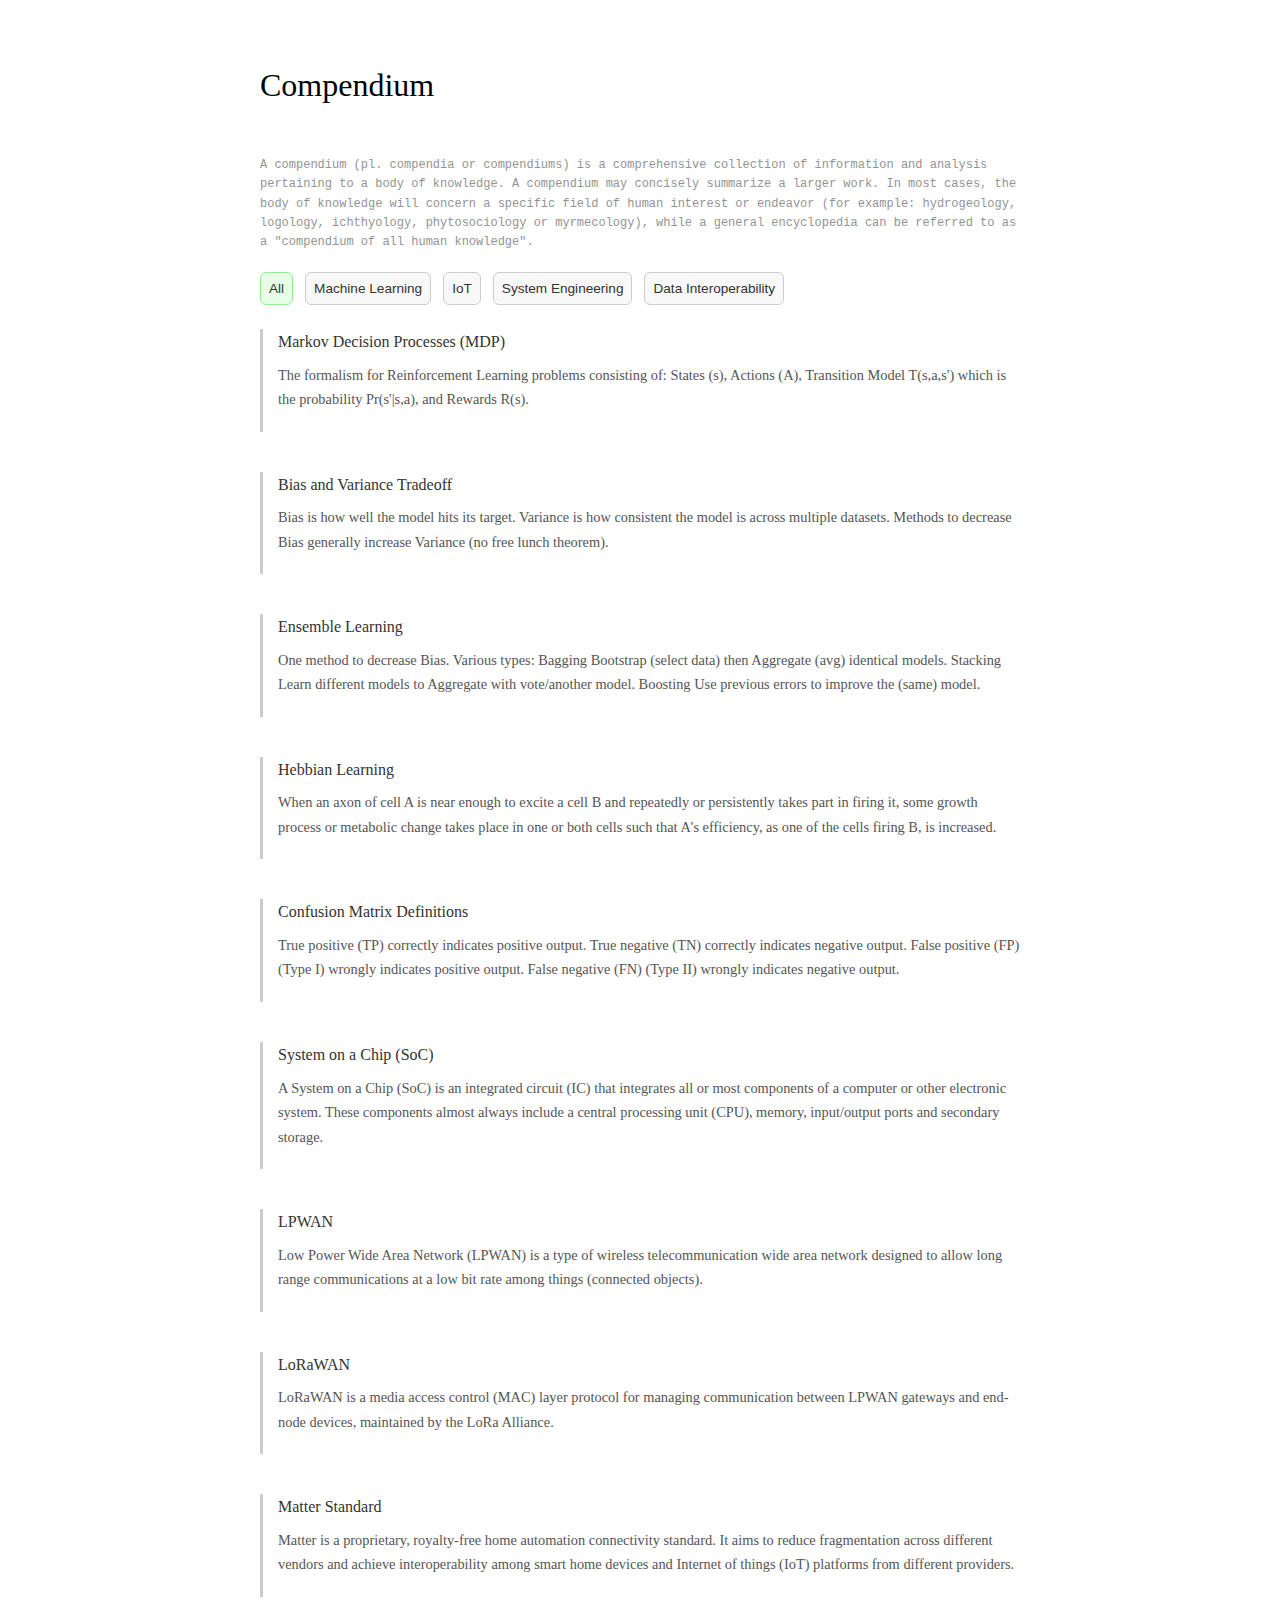
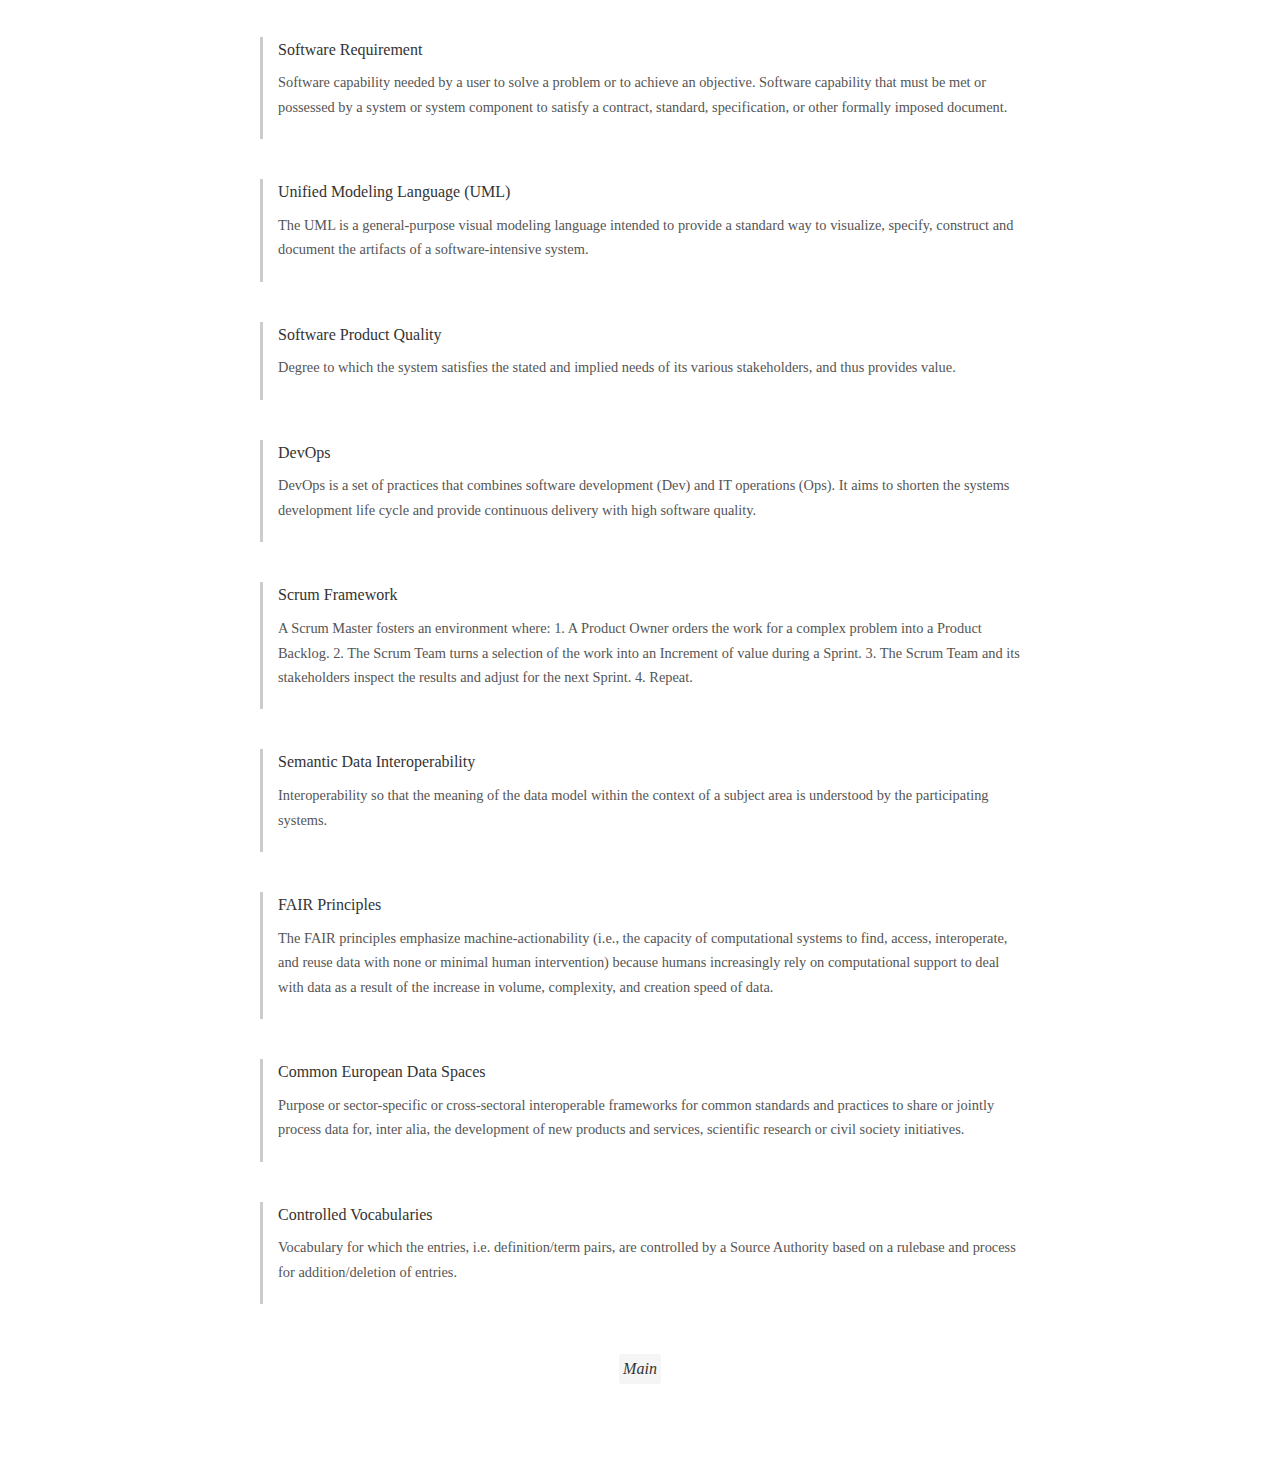
<file: compendium.html>
<!DOCTYPE html>
<html lang="en">
  <head>
    <meta charset="UTF-8" />
    <meta name="viewport" content="width=device-width, initial-scale=1.0" />
    <meta
      name="description"
      content="Compendium - Knowledge notes on various topics."
    />
    <title>Compendium</title>
    <link rel="icon" type="image/png" href="images/icon.webp" />
    <link rel="stylesheet" href="styles.css" />
  </head>
  <body>
    <a href="#main" class="skip-link">Skip to main content</a>
    <header class="header">
      <h1>Compendium</h1>
    </header>

    <main id="main">
      <div class="section compendium-section">
        <p class="compendium-description">
          A compendium (pl. compendia or compendiums) is a comprehensive collection of information and analysis pertaining to a body of knowledge. A compendium may concisely summarize a larger work. In most cases, the body of knowledge will concern a specific field of human interest or endeavor (for example: hydrogeology, logology, ichthyology, phytosociology or myrmecology), while a general encyclopedia can be referred to as a "compendium of all human knowledge".        </p>
        
        <div
          class="filter-buttons"
          aria-label="Filter notes by category"
          role="group"
        >
          <button class="filter-button active" data-filter="all">All</button>
          <button class="filter-button" data-filter="machine-learning">
            Machine Learning
          </button>
          <button class="filter-button" data-filter="iot">IoT</button>
          <button class="filter-button" data-filter="system-engineering">
            System Engineering
          </button>
          <button class="filter-button" data-filter="data-interoperability">
            Data Interoperability
          </button>
        </div>

        <div class="content-item" data-categories="machine-learning">
          <div class="note-title">Markov Decision Processes (MDP)</div>
          <div class="note-content">
            The formalism for Reinforcement Learning problems consisting of:
            States (s), Actions (A), Transition Model T(s,a,s') which is the
            probability Pr(s'|s,a), and Rewards R(s).
          </div>
        </div>

        <div class="content-item" data-categories="machine-learning">
          <div class="note-title">Bias and Variance Tradeoff</div>
          <div class="note-content">
            Bias is how well the model hits its target. Variance is how
            consistent the model is across multiple datasets. Methods to
            decrease Bias generally increase Variance (no free lunch theorem).
          </div>
        </div>

        <div class="content-item" data-categories="machine-learning">
          <div class="note-title">Ensemble Learning</div>
          <div class="note-content">
            One method to decrease Bias. Various types: Bagging Bootstrap
            (select data) then Aggregate (avg) identical models. Stacking Learn
            different models to Aggregate with vote/another model. Boosting Use
            previous errors to improve the (same) model.
          </div>
        </div>

        <div class="content-item" data-categories="machine-learning">
          <div class="note-title">Hebbian Learning</div>
          <div class="note-content">
            When an axon of cell A is near enough to excite a cell B and
            repeatedly or persistently takes part in firing it, some growth
            process or metabolic change takes place in one or both cells such
            that A's efficiency, as one of the cells firing B, is increased.
          </div>
        </div>

        <div class="content-item" data-categories="machine-learning">
          <div class="note-title">Confusion Matrix Definitions</div>
          <div class="note-content">
            True positive (TP) correctly indicates positive output. True
            negative (TN) correctly indicates negative output. False positive
            (FP) (Type I) wrongly indicates positive output. False negative (FN)
            (Type II) wrongly indicates negative output.
          </div>
        </div>

        <div class="content-item" data-categories="iot">
          <div class="note-title">System on a Chip (SoC)</div>
          <div class="note-content">
            A System on a Chip (SoC) is an integrated circuit (IC) that
            integrates all or most components of a computer or other electronic
            system. These components almost always include a central processing
            unit (CPU), memory, input/output ports and secondary storage.
          </div>
        </div>

        <div class="content-item" data-categories="iot">
          <div class="note-title">LPWAN</div>
          <div class="note-content">
            Low Power Wide Area Network (LPWAN) is a type of wireless
            telecommunication wide area network designed to allow long range
            communications at a low bit rate among things (connected objects).
          </div>
        </div>

        <div class="content-item" data-categories="iot">
          <div class="note-title">LoRaWAN</div>
          <div class="note-content">
            LoRaWAN is a media access control (MAC) layer protocol for managing
            communication between LPWAN gateways and end-node devices,
            maintained by the LoRa Alliance.
          </div>
        </div>

        <div class="content-item" data-categories="iot">
          <div class="note-title">Matter Standard</div>
          <div class="note-content">
            Matter is a proprietary, royalty-free home automation connectivity
            standard. It aims to reduce fragmentation across different vendors
            and achieve interoperability among smart home devices and Internet
            of things (IoT) platforms from different providers.
          </div>
        </div>

        <div class="content-item" data-categories="system-engineering">
          <div class="note-title">Software Requirement</div>
          <div class="note-content">
            Software capability needed by a user to solve a problem or to
            achieve an objective. Software capability that must be met or
            possessed by a system or system component to satisfy a contract,
            standard, specification, or other formally imposed document.
          </div>
        </div>

        <div class="content-item" data-categories="system-engineering">
          <div class="note-title">Unified Modeling Language (UML)</div>
          <div class="note-content">
            The UML is a general-purpose visual modeling language intended to
            provide a standard way to visualize, specify, construct and document
            the artifacts of a software-intensive system.
          </div>
        </div>

        <div class="content-item" data-categories="system-engineering">
          <div class="note-title">Software Product Quality</div>
          <div class="note-content">
            Degree to which the system satisfies the stated and implied needs of
            its various stakeholders, and thus provides value.
          </div>
        </div>

        <div class="content-item" data-categories="system-engineering">
          <div class="note-title">DevOps</div>
          <div class="note-content">
            DevOps is a set of practices that combines software development
            (Dev) and IT operations (Ops). It aims to shorten the systems
            development life cycle and provide continuous delivery with high
            software quality.
          </div>
        </div>

        <div class="content-item" data-categories="system-engineering">
          <div class="note-title">Scrum Framework</div>
          <div class="note-content">
            A Scrum Master fosters an environment where: 1. A Product Owner
            orders the work for a complex problem into a Product Backlog. 2. The
            Scrum Team turns a selection of the work into an Increment of value
            during a Sprint. 3. The Scrum Team and its stakeholders inspect the
            results and adjust for the next Sprint. 4. Repeat.
          </div>
        </div>

        <div class="content-item" data-categories="data-interoperability">
          <div class="note-title">Semantic Data Interoperability</div>
          <div class="note-content">
            Interoperability so that the meaning of the data model within the
            context of a subject area is understood by the participating
            systems.
          </div>
        </div>

        <div class="content-item" data-categories="data-interoperability">
          <div class="note-title">FAIR Principles</div>
          <div class="note-content">
            The FAIR principles emphasize machine-actionability (i.e., the
            capacity of computational systems to find, access, interoperate, and
            reuse data with none or minimal human intervention) because humans
            increasingly rely on computational support to deal with data as a
            result of the increase in volume, complexity, and creation speed of
            data.
          </div>
        </div>

        <div class="content-item" data-categories="data-interoperability">
          <div class="note-title">Common European Data Spaces</div>
          <div class="note-content">
            Purpose or sector-specific or cross-sectoral interoperable
            frameworks for common standards and practices to share or jointly
            process data for, inter alia, the development of new products and
            services, scientific research or civil society initiatives.
          </div>
        </div>

        <div class="content-item" data-categories="data-interoperability">
          <div class="note-title">Controlled Vocabularies</div>
          <div class="note-content">
            Vocabulary for which the entries, i.e. definition/term pairs, are
            controlled by a Source Authority based on a rulebase and process for
            addition/deletion of entries.
          </div>
        </div>
      </div>
      <nav class="main-nav main-nav-footer">
        <a href="index.html" class="nav-link">Main</a>
      </nav>
      <script>
        document.addEventListener("DOMContentLoaded", function () {
          const buttons = document.querySelectorAll(".filter-button");
          const notes = document.querySelectorAll(".content-item");

          function setActive(button) {
            buttons.forEach((b) => b.classList.remove("active"));
            button.classList.add("active");
          }

          function filterNotes(category) {
            notes.forEach((note) => {
              const categories = (
                note.getAttribute("data-categories") || ""
              ).split(",");
              const normalized = categories.map((c) => c.trim());
              note.style.display =
                category === "all" || normalized.includes(category)
                  ? ""
                  : "none";
            });
          }

          function updateURL(filter) {
            const url = new URL(window.location);
            if (filter === "all") {
              url.searchParams.delete("filter");
            } else {
              url.searchParams.set("filter", filter);
            }
            window.history.pushState({ filter: filter }, "", url);
          }

          function applyFilter(filter) {
            const button = Array.from(buttons).find(
              (btn) => btn.getAttribute("data-filter") === filter
            );
            if (button) {
              setActive(button);
              buttons.forEach((b) =>
                b.setAttribute("aria-pressed", b === button ? "true" : "false")
              );
              filterNotes(filter);
            }
          }

          const urlParams = new URLSearchParams(window.location.search);
          const filterParam = urlParams.get("filter");
          if (filterParam) {
            applyFilter(filterParam);
          }

          window.addEventListener("popstate", function (e) {
            const urlParams = new URLSearchParams(window.location.search);
            const filterParam = urlParams.get("filter") || "all";
            applyFilter(filterParam);
          });

          buttons.forEach((btn) => {
            btn.setAttribute(
              "aria-pressed",
              btn.classList.contains("active") ? "true" : "false"
            );
            btn.addEventListener("click", () => {
              const filter = btn.getAttribute("data-filter");
              applyFilter(filter);
              updateURL(filter);
            });
            btn.addEventListener("keydown", (e) => {
              if (e.key === "Enter" || e.key === " ") {
                e.preventDefault();
                btn.click();
              }
            });
          });
        });
      </script>
    </main>
  </body>
</html>
</file>
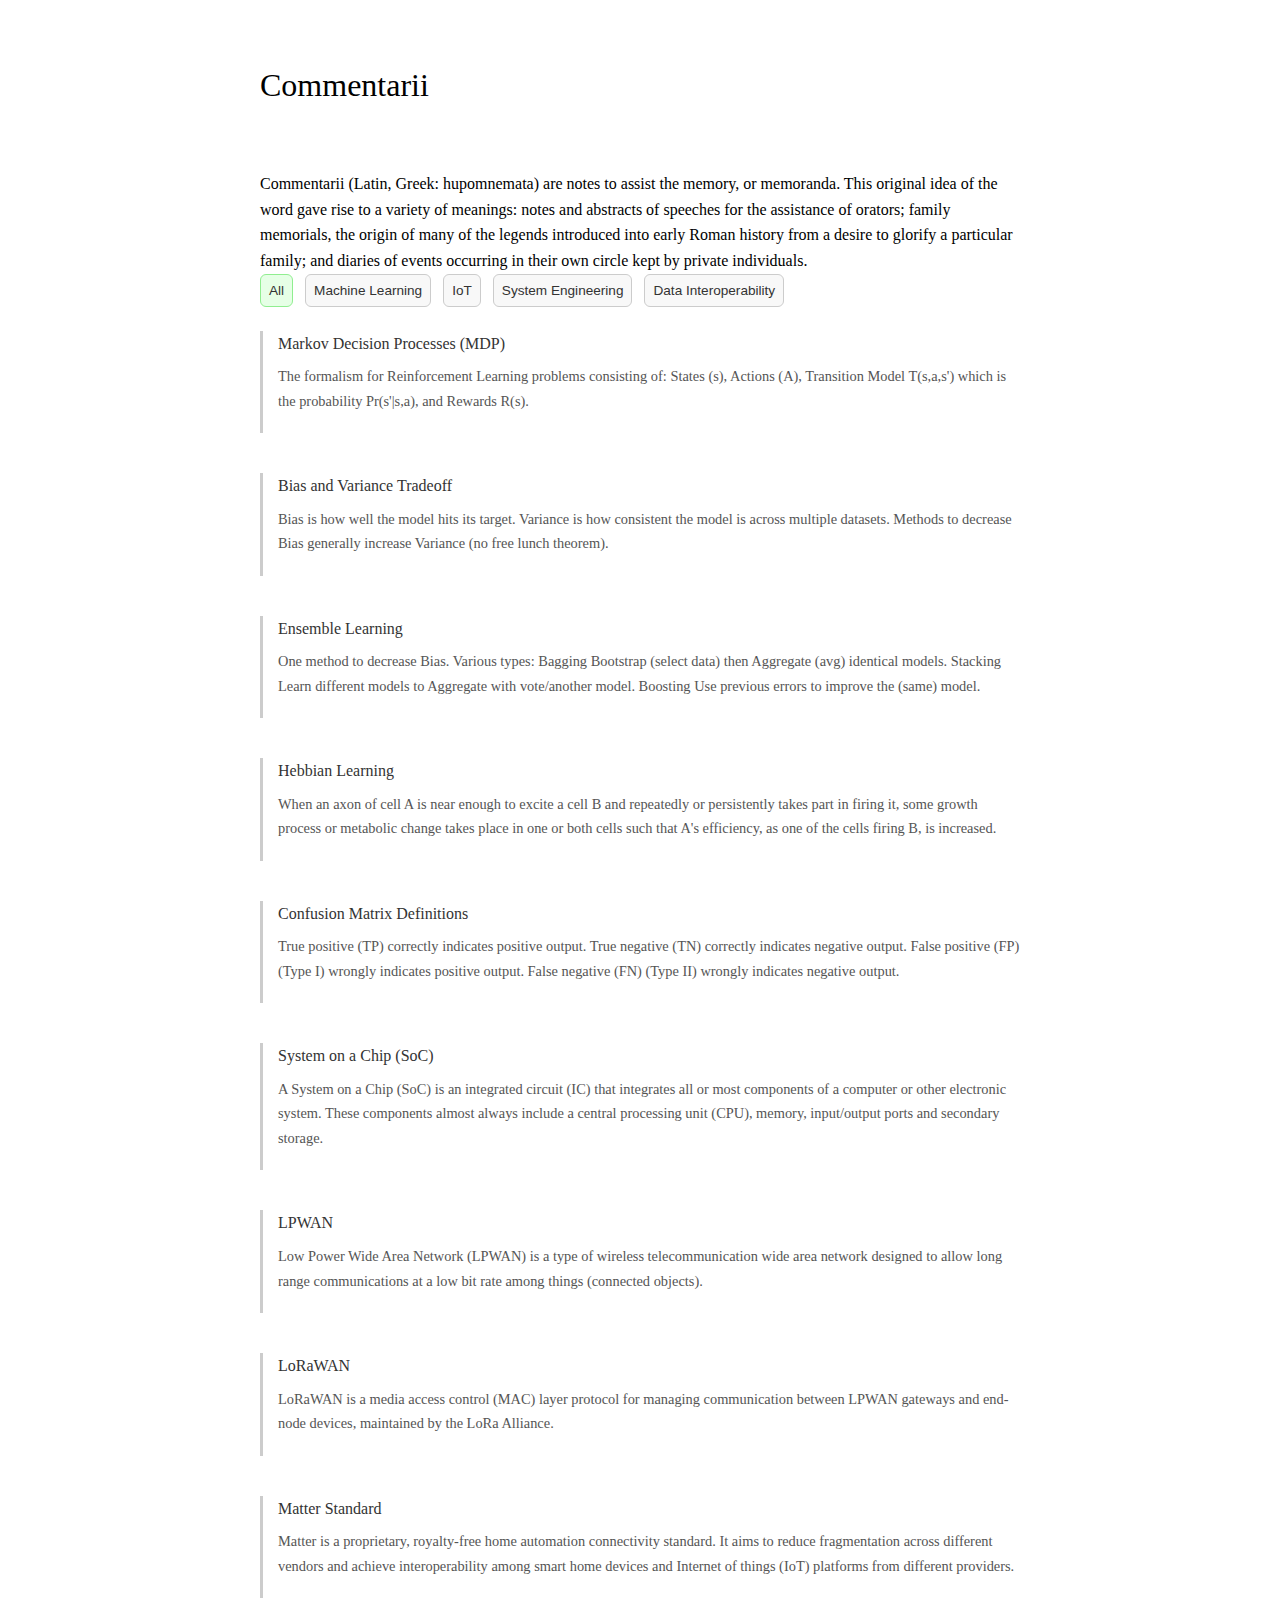
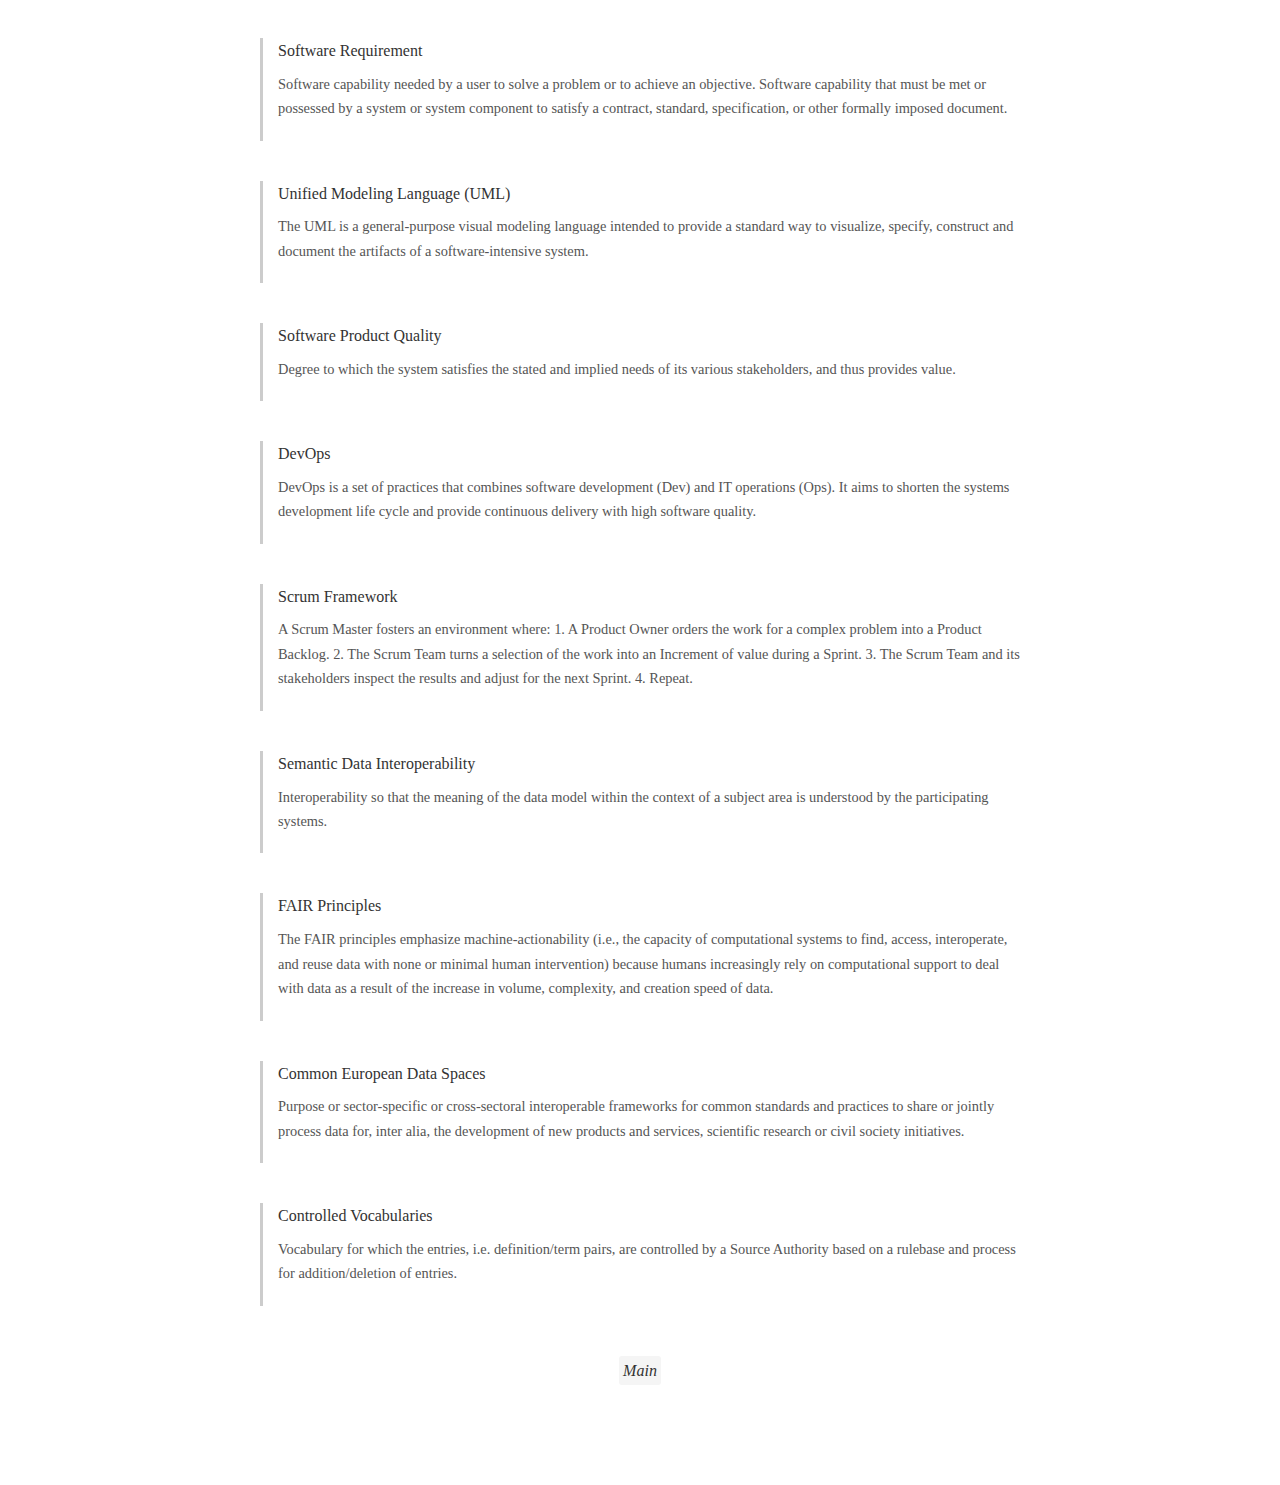
<file: notes.html>
<!DOCTYPE html>
<html lang="en">
  <head>
    <meta charset="UTF-8" />
    <meta name="viewport" content="width=device-width, initial-scale=1.0" />
    <meta
      name="description"
      content="Commentarii - Knowledge notes on Machine Learning, IoT, System Engineering, and Data Interoperability."
    />
    <title>Commentarii</title>
    <link rel="icon" type="image/png" href="images/icon.webp" />
    <link rel="stylesheet" href="styles.css" />
  </head>
  <body>
    <a href="#main" class="skip-link">Skip to main content</a>
    <header class="header">
      <h1>Commentarii</h1>
    </header>

    <main id="main">
      <div class="section commentarii-section">
        <p class="commentarii-description">
          Commentarii (Latin, Greek: hupomnemata) are notes to assist the memory, or memoranda. This original idea of the word gave rise to a variety of meanings: notes and abstracts of speeches for the assistance of orators; family memorials, the origin of many of the legends introduced into early Roman history from a desire to glorify a particular family; and diaries of events occurring in their own circle kept by private individuals.
        </p>
        <div
          class="filter-buttons"
          aria-label="Filter notes by category"
          role="group"
        >
          <button class="filter-button active" data-filter="all">All</button>
          <button class="filter-button" data-filter="machine-learning">
            Machine Learning
          </button>
          <button class="filter-button" data-filter="iot">IoT</button>
          <button class="filter-button" data-filter="system-engineering">
            System Engineering
          </button>
          <button class="filter-button" data-filter="data-interoperability">
            Data Interoperability
          </button>
        </div>

        <div class="content-item" data-categories="machine-learning">
          <div class="note-title">Markov Decision Processes (MDP)</div>
          <div class="note-content">
            The formalism for Reinforcement Learning problems consisting of:
            States (s), Actions (A), Transition Model T(s,a,s') which is the
            probability Pr(s'|s,a), and Rewards R(s).
          </div>
        </div>

        <div class="content-item" data-categories="machine-learning">
          <div class="note-title">Bias and Variance Tradeoff</div>
          <div class="note-content">
            Bias is how well the model hits its target. Variance is how
            consistent the model is across multiple datasets. Methods to
            decrease Bias generally increase Variance (no free lunch theorem).
          </div>
        </div>

        <div class="content-item" data-categories="machine-learning">
          <div class="note-title">Ensemble Learning</div>
          <div class="note-content">
            One method to decrease Bias. Various types: Bagging Bootstrap
            (select data) then Aggregate (avg) identical models. Stacking Learn
            different models to Aggregate with vote/another model. Boosting Use
            previous errors to improve the (same) model.
          </div>
        </div>

        <div class="content-item" data-categories="machine-learning">
          <div class="note-title">Hebbian Learning</div>
          <div class="note-content">
            When an axon of cell A is near enough to excite a cell B and
            repeatedly or persistently takes part in firing it, some growth
            process or metabolic change takes place in one or both cells such
            that A's efficiency, as one of the cells firing B, is increased.
          </div>
        </div>

        <div class="content-item" data-categories="machine-learning">
          <div class="note-title">Confusion Matrix Definitions</div>
          <div class="note-content">
            True positive (TP) correctly indicates positive output. True
            negative (TN) correctly indicates negative output. False positive
            (FP) (Type I) wrongly indicates positive output. False negative (FN)
            (Type II) wrongly indicates negative output.
          </div>
        </div>

        <div class="content-item" data-categories="iot">
          <div class="note-title">System on a Chip (SoC)</div>
          <div class="note-content">
            A System on a Chip (SoC) is an integrated circuit (IC) that
            integrates all or most components of a computer or other electronic
            system. These components almost always include a central processing
            unit (CPU), memory, input/output ports and secondary storage.
          </div>
        </div>

        <div class="content-item" data-categories="iot">
          <div class="note-title">LPWAN</div>
          <div class="note-content">
            Low Power Wide Area Network (LPWAN) is a type of wireless
            telecommunication wide area network designed to allow long range
            communications at a low bit rate among things (connected objects).
          </div>
        </div>

        <div class="content-item" data-categories="iot">
          <div class="note-title">LoRaWAN</div>
          <div class="note-content">
            LoRaWAN is a media access control (MAC) layer protocol for managing
            communication between LPWAN gateways and end-node devices,
            maintained by the LoRa Alliance.
          </div>
        </div>

        <div class="content-item" data-categories="iot">
          <div class="note-title">Matter Standard</div>
          <div class="note-content">
            Matter is a proprietary, royalty-free home automation connectivity
            standard. It aims to reduce fragmentation across different vendors
            and achieve interoperability among smart home devices and Internet
            of things (IoT) platforms from different providers.
          </div>
        </div>

        <div class="content-item" data-categories="system-engineering">
          <div class="note-title">Software Requirement</div>
          <div class="note-content">
            Software capability needed by a user to solve a problem or to
            achieve an objective. Software capability that must be met or
            possessed by a system or system component to satisfy a contract,
            standard, specification, or other formally imposed document.
          </div>
        </div>

        <div class="content-item" data-categories="system-engineering">
          <div class="note-title">Unified Modeling Language (UML)</div>
          <div class="note-content">
            The UML is a general-purpose visual modeling language intended to
            provide a standard way to visualize, specify, construct and document
            the artifacts of a software-intensive system.
          </div>
        </div>

        <div class="content-item" data-categories="system-engineering">
          <div class="note-title">Software Product Quality</div>
          <div class="note-content">
            Degree to which the system satisfies the stated and implied needs of
            its various stakeholders, and thus provides value.
          </div>
        </div>

        <div class="content-item" data-categories="system-engineering">
          <div class="note-title">DevOps</div>
          <div class="note-content">
            DevOps is a set of practices that combines software development
            (Dev) and IT operations (Ops). It aims to shorten the systems
            development life cycle and provide continuous delivery with high
            software quality.
          </div>
        </div>

        <div class="content-item" data-categories="system-engineering">
          <div class="note-title">Scrum Framework</div>
          <div class="note-content">
            A Scrum Master fosters an environment where: 1. A Product Owner
            orders the work for a complex problem into a Product Backlog. 2. The
            Scrum Team turns a selection of the work into an Increment of value
            during a Sprint. 3. The Scrum Team and its stakeholders inspect the
            results and adjust for the next Sprint. 4. Repeat.
          </div>
        </div>

        <div class="content-item" data-categories="data-interoperability">
          <div class="note-title">Semantic Data Interoperability</div>
          <div class="note-content">
            Interoperability so that the meaning of the data model within the
            context of a subject area is understood by the participating
            systems.
          </div>
        </div>

        <div class="content-item" data-categories="data-interoperability">
          <div class="note-title">FAIR Principles</div>
          <div class="note-content">
            The FAIR principles emphasize machine-actionability (i.e., the
            capacity of computational systems to find, access, interoperate, and
            reuse data with none or minimal human intervention) because humans
            increasingly rely on computational support to deal with data as a
            result of the increase in volume, complexity, and creation speed of
            data.
          </div>
        </div>

        <div class="content-item" data-categories="data-interoperability">
          <div class="note-title">Common European Data Spaces</div>
          <div class="note-content">
            Purpose or sector-specific or cross-sectoral interoperable
            frameworks for common standards and practices to share or jointly
            process data for, inter alia, the development of new products and
            services, scientific research or civil society initiatives.
          </div>
        </div>

        <div class="content-item" data-categories="data-interoperability">
          <div class="note-title">Controlled Vocabularies</div>
          <div class="note-content">
            Vocabulary for which the entries, i.e. definition/term pairs, are
            controlled by a Source Authority based on a rulebase and process for
            addition/deletion of entries.
          </div>
        </div>
      </div>
      <nav class="main-nav main-nav-footer">
        <a href="index.html" class="nav-link">Main</a>
      </nav>
      <script>
        document.addEventListener("DOMContentLoaded", function () {
          const buttons = document.querySelectorAll(".filter-button");
          const notes = document.querySelectorAll(".content-item");

          function setActive(button) {
            buttons.forEach((b) => b.classList.remove("active"));
            button.classList.add("active");
          }

          function filterNotes(category) {
            notes.forEach((note) => {
              const categories = (
                note.getAttribute("data-categories") || ""
              ).split(",");
              const normalized = categories.map((c) => c.trim());
              note.style.display =
                category === "all" || normalized.includes(category)
                  ? ""
                  : "none";
            });
          }

          buttons.forEach((btn) => {
            btn.setAttribute(
              "aria-pressed",
              btn.classList.contains("active") ? "true" : "false"
            );
            btn.addEventListener("click", () => {
              setActive(btn);
              buttons.forEach((b) =>
                b.setAttribute("aria-pressed", b === btn ? "true" : "false")
              );
              filterNotes(btn.getAttribute("data-filter"));
            });
            btn.addEventListener("keydown", (e) => {
              if (e.key === "Enter" || e.key === " ") {
                e.preventDefault();
                btn.click();
              }
            });
          });
        });
      </script>
    </main>
  </body>
</html>
</file>
<file: styles.css>
:root {
  --text-primary: #333;
  --text-secondary: #666;
  --text-muted: #555;
  --text-light: white;

  --bg-primary: white;
  --bg-secondary: #f8f8f8;
  --bg-light: #f8f8f8;
  --bg-hover: #e8e8e8;
  --bg-dark: black;
  --bg-accent: #e6ffe6;

  --accent: #90ee90;
  --border: #ccc;
  
  --focus-color: #1a73e8;
  --link-bg: #f5f5f5;
  
  --spacing-xs: 4px;
  --spacing-sm: 8px;
  --spacing-md: 16px;
  --spacing-lg: 20px;
  --spacing-xl: 40px;
  --spacing-xxl: 50px;
  --spacing-xxxl: 60px;
  
  
  --radius-sm: 3px;
  --radius-md: 4px;
  --radius-lg: 6px;
  
  --transition-fast: 0.2s ease;
  --transition-normal: 0.3s ease;
}

* {
  margin: 0;
  padding: 0;
  box-sizing: border-box;
}

body {
  font-family: Georgia, "Times New Roman", serif;
  background: var(--bg-primary);
  color: black;
  line-height: 1.6;
  max-width: 800px;
  margin: 0 auto;
  padding: 40px 20px;
}

.header {
  margin-bottom: var(--spacing-xxxl);
}

.footer {
  margin-top: var(--spacing-xxxl);
  text-align: center;
}



h1 {
  font-size: 2rem;
  font-weight: 400;
  margin: 20px 0;
}

.name-badge {
  background: var(--bg-dark);
  color: var(--text-light);
  padding: 2px var(--spacing-sm);
  border-radius: var(--radius-lg);
  font-size: 2.8rem;
}

h2 {
  font-size: 1.5rem;
  font-weight: 400;
  margin-bottom: 20px;
  color: var(--text-primary);
}

.intro {
  font-size: 1.1rem;
  font-weight: 300;
  margin-bottom: var(--spacing-xl);
  color: var(--text-primary);
  line-height: 1.8;
}



.section {
  margin-bottom: var(--spacing-xxl);
}

.filter-buttons {
  margin-bottom: 16px;
}

.filter-button {
  display: inline-block;
  margin: 0 var(--spacing-sm) var(--spacing-sm) 0;
  font-size: 0.85rem;
  padding: var(--spacing-sm) var(--spacing-sm);
  border: 1px solid var(--border);
  background: var(--bg-light);
  color: var(--text-primary);
  border-radius: var(--radius-lg);
  cursor: pointer;
}

.filter-button.active {
  background: var(--bg-accent);
  border-color: var(--accent);
}

.content-item {
  margin-bottom: var(--spacing-xl);
  padding: 0 0 20px 15px;
  border-left: 3px solid var(--border);
  transition: border-left-color var(--transition-normal);
}

.content-item:hover {
  border-left-color: var(--accent);
}

.project-title,
.research-title {
  font-weight: 400;
  margin-bottom: 8px;
}

.project-description {
  font-size: 0.9rem;
  color: var(--text-primary);
  margin-bottom: 5px;
}

.project-metadata {
  font-size: 0.85rem;
  color: var(--text-secondary);
  font-style: italic;
  margin-bottom: 8px;
}

.project-links {
  font-size: 0.9rem;
  margin-top: 8px;
}

.note-title {
  font-weight: 500;
  margin-bottom: 8px;
  color: var(--text-primary);
}

.note-content {
  font-size: 0.9rem;
  color: var(--text-muted);
  line-height: 1.7;
}

.research-interests {
  margin-top: 20px;
  text-align: center;
}

.research-interests-image {
  max-width: 100%;
  height: auto;
  display: block;
  margin: 0 auto 12px;
}

.research-interests-caption {
  font-size: 0.9rem;
  color: var(--text-muted);
  font-style: italic;
  margin-top: 8px;
  margin-bottom: 0;
}

.main-nav {
  margin-top: var(--spacing-lg);
  margin-bottom: var(--spacing-xxxl);
  text-align: center;
}






.social-icons {
  margin-top: 20px;
  text-align: center;
}

.social-icons a {
  display: inline-flex;
  align-items: center;
  justify-content: center;
  margin-right: var(--spacing-lg);
  color: var(--text-secondary);
  text-decoration: none;
  padding: 6px;
  min-width: 24px;
  min-height: 24px;
  border-radius: var(--radius-lg);
  background: none;
  font-style: normal;
}

.social-icons a:last-child {
  margin-right: 0;
}

.social-icons a svg {
  width: 20px;
  height: 20px;
  flex-shrink: 0;
}

.social-icons a:hover {
  opacity: 0.7;
}



a:focus-visible,
button:focus-visible {
  outline: 3px solid var(--focus-color);
  outline-offset: 2px;
}

.skip-link {
  position: absolute;
  left: -9999px;
  top: auto;
  width: 1px;
  height: 1px;
  overflow: hidden;
}

.skip-link:focus {
  position: static;
  width: auto;
  height: auto;
  padding: var(--spacing-sm) 12px;
  background: var(--focus-color);
  color: white;
  border-radius: var(--radius-lg);
}



.intro a,
.content-link {
  color: var(--text-primary);
  text-decoration: none;
  cursor: pointer;
  font-style: italic;
  background: var(--link-bg);
  padding: 2px var(--spacing-xs);
  border-radius: var(--radius-sm);
  transition: background var(--transition-fast);
}

.intro a:hover,
.content-link:hover {
  background: var(--bg-hover);
}

.badges-container {
  display: flex;
  justify-content: center;
  align-items: center;
  gap: var(--spacing-lg);
  flex-wrap: wrap;
}

.badge-group {
  display: flex;
  flex-direction: column;
  align-items: center;
  justify-content: center;
}

.badge-group a {
  transition: opacity var(--transition-normal);
  display: block;
  background: none;
  padding: 0;
  border-radius: 0;
  font-style: normal;
  line-height: 0;
}

.badge-group a:hover {
  opacity: 0.8;
}

.badge-group img {
  height: 32px;
  width: auto;
  display: block;
}

#ecoindex-badge {
  display: flex;
  justify-content: center;
  align-items: center;
}



.last-updated {
  text-align: center;
  margin-top: var(--spacing-xl);
  padding-top: var(--spacing-lg);
  font-family: "Courier New", Courier, monospace;
  font-size: 0.75rem;
  color: var(--text-secondary);
  opacity: 0.7;
}

.last-updated-text {
  display: block;
  margin-bottom: var(--spacing-xs);
  letter-spacing: 1px;
}

.last-updated-date {
  display: block;
  font-weight: 300;
}

.nav-link {
  display: inline-block;
  color: var(--text-primary);
  text-decoration: none;
  cursor: pointer;
  font-style: italic;
  background: var(--link-bg);
  padding: 2px var(--spacing-xs);
  border-radius: var(--radius-sm);
  transition: background var(--transition-fast);
}

.nav-link:hover {
  background: var(--bg-hover);
}

.compendium-description {
  font-family: "Courier New", Courier, monospace;
  font-size: 0.75rem;
  color: var(--text-secondary);
  opacity: 0.7;
  margin-top: -15px;
  margin-bottom: var(--spacing-lg);
}

.compendium-header {
  margin-bottom: 0;
}

.compendium-section {
  margin-top: var(--spacing-lg);
}

@media (max-width: 600px) {
  body {
    padding: var(--spacing-lg) 15px;
  }
  h1 {
    font-size: 2rem;
  }
  .social-icons a {
    margin-right: var(--spacing-md);
    font-size: 1.1rem;
  }
  .badges-container {
    gap: var(--spacing-md);
    margin-top: var(--spacing-lg);
  }
  .last-updated {
    margin-top: var(--spacing-xl);
    padding-top: var(--spacing-lg);
  }
}
</file>
